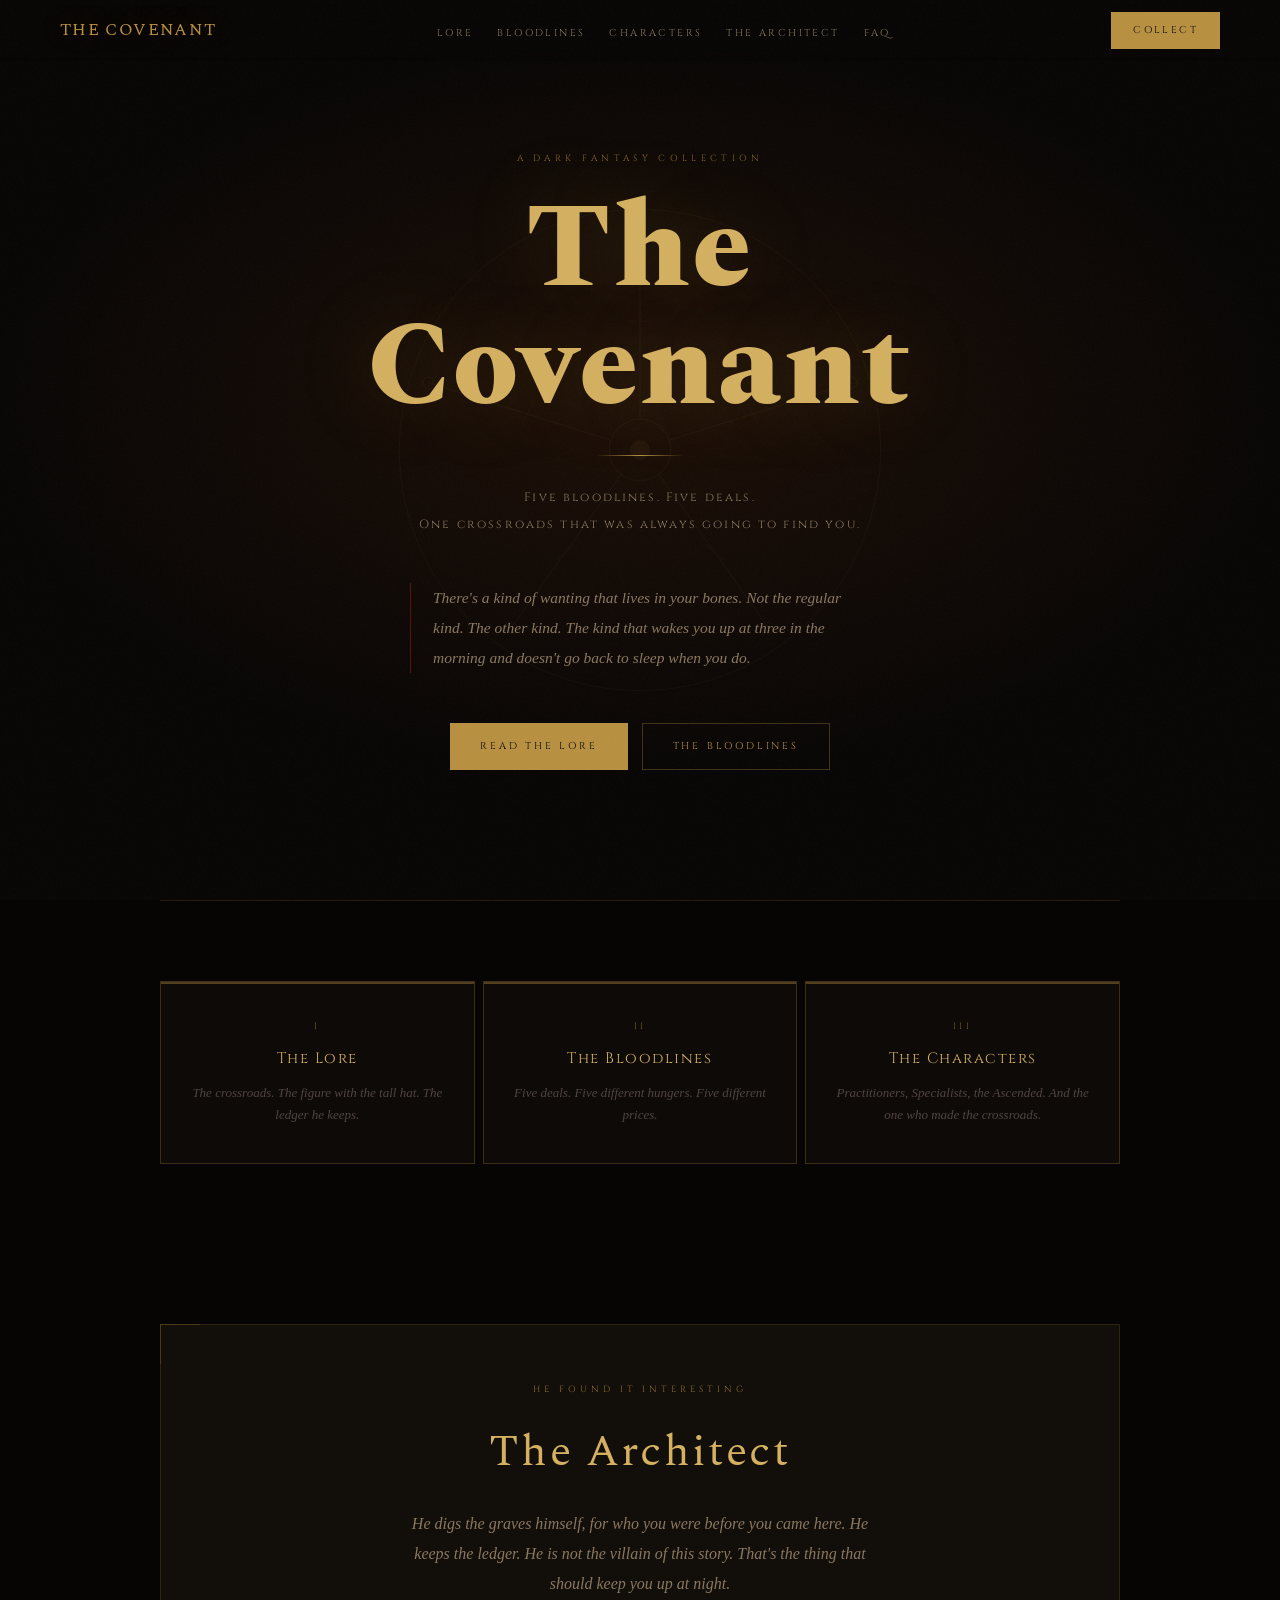
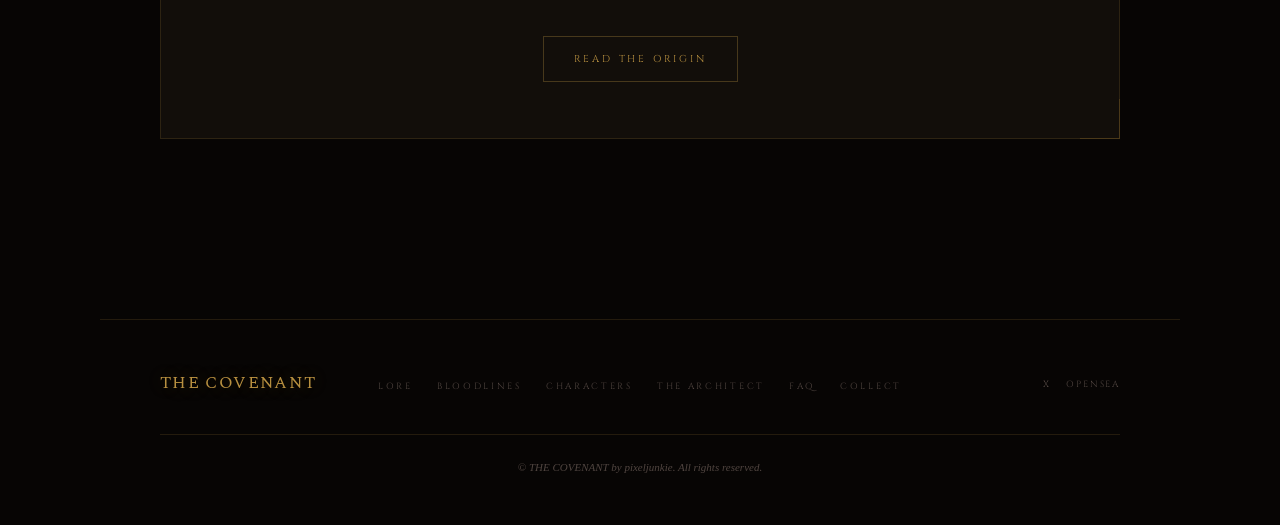
<file: index.html>
<!DOCTYPE html>
<html lang="en">
<head>
  <meta charset="UTF-8">
  <meta name="viewport" content="width=device-width, initial-scale=1.0">
  <title>THE COVENANT</title>
  <link rel="stylesheet" href="css/style.css">
  <style>

    /* ── HERO ── */
    .hero {
      min-height: 100vh;
      display: flex;
      align-items: center;
      justify-content: center;
      position: relative;
      overflow: hidden;
      text-align: center;
    }

    .hero-bg {
      position: absolute;
      inset: 0;
      background: radial-gradient(ellipse 75% 60% at 50% 45%, #1c0e06 0%, var(--black) 68%);
    }

    .hero-sigil {
      position: absolute;
      inset: 0;
      display: flex;
      align-items: center;
      justify-content: center;
      opacity: 0.05;
      pointer-events: none;
    }

    .hero-sigil svg {
      width: min(560px, 85vw);
      height: min(560px, 85vw);
    }

    .hero-inner {
      position: relative;
      z-index: 2;
      padding: 100px 24px 80px;
      max-width: 720px;
      animation: heroRise 1.2s ease forwards;
    }

    @keyframes heroRise {
      from { opacity: 0; transform: translateY(20px); }
      to   { opacity: 1; transform: translateY(0); }
    }

    .hero-eyebrow {
      font-family: var(--font-title);
      font-size: 9px;
      letter-spacing: 0.48em;
      text-transform: uppercase;
      color: var(--gold);
      opacity: 0.7;
      margin-bottom: 24px;
      display: block;
    }

    .hero-title {
      font-family: var(--font-brand);
      font-size: clamp(58px, 11vw, 118px);
      font-weight: 800;
      color: var(--gold-light);
      line-height: 1;
      letter-spacing: 0.02em;
      text-shadow: 0 0 80px rgba(184,144,64,0.22), 0 0 160px rgba(140,25,25,0.1);
      margin-bottom: 28px;
    }

    .hero-rule {
      width: 88px;
      height: 1px;
      background: linear-gradient(90deg, transparent, var(--gold), transparent);
      margin: 0 auto 28px;
    }

    .hero-tagline {
      font-family: var(--font-title);
      font-size: 12px;
      letter-spacing: 0.18em;
      color: var(--text-dim);
      line-height: 2.3;
      margin-bottom: 44px;
    }

    .hero-excerpt {
      font-style: italic;
      font-size: 15.5px;
      color: var(--text-dim);
      max-width: 460px;
      margin: 0 auto 50px;
      line-height: 1.95;
      text-align: left;
      border-left: 1px solid var(--crimson-dk);
      padding-left: 22px;
    }

    .hero-actions {
      display: flex;
      gap: 14px;
      justify-content: center;
      flex-wrap: wrap;
    }

    /* ── INTRO STRIP ── */
    .intro {
      padding: 80px 0;
      border-top: 1px solid var(--border);
    }

    .intro-grid {
      display: grid;
      grid-template-columns: repeat(auto-fit, minmax(200px, 1fr));
      gap: 8px;
    }

    .intro-item {
      background: #0e0a07;
      padding: 36px 28px;
      text-align: center;
      transition: background 0.25s;
      border: 1px solid rgba(184,144,64,0.28);
      position: relative;
    }

    .intro-item::before {
      content: '';
      position: absolute;
      top: 0; left: 0; right: 0;
      height: 2px;
      background: rgba(184,144,64,0.4);
    }

    .intro-item:hover { background: var(--surface); }

    .intro-item a {
      display: block;
      height: 100%;
    }

    .intro-item-label {
      font-family: var(--font-title);
      font-size: 9px;
      letter-spacing: 0.38em;
      text-transform: uppercase;
      color: var(--gold);
      opacity: 0.6;
      margin-bottom: 10px;
    }

    .intro-item-title {
      font-family: var(--font-title);
      font-size: 15px;
      letter-spacing: 0.1em;
      color: var(--gold-light);
      margin-bottom: 10px;
    }

    .intro-item-desc {
      font-style: italic;
      font-size: 13px;
      color: var(--text-muted);
      line-height: 1.7;
    }

    /* ── COLLECTION TEASER ── */
    .teaser {
      padding: 80px 0 100px;
    }

    .teaser-inner {
      border: 1px solid var(--border);
      padding: 56px 52px;
      text-align: center;
      position: relative;
      background: var(--surface);
    }

    .teaser-inner::before,
    .teaser-inner::after {
      content: '';
      position: absolute;
      width: 40px;
      height: 40px;
      border-color: var(--gold-dim);
      border-style: solid;
      opacity: 0.5;
    }

    .teaser-inner::before { top: -1px; left: -1px; border-width: 1px 0 0 1px; }
    .teaser-inner::after  { bottom: -1px; right: -1px; border-width: 0 1px 1px 0; }

    .teaser-title {
      font-family: var(--font-brand);
      font-size: clamp(28px, 4vw, 44px);
      color: var(--gold-light);
      letter-spacing: 0.05em;
      margin-bottom: 16px;
    }

    .teaser-body {
      font-style: italic;
      font-size: 16px;
      color: var(--text-dim);
      max-width: 480px;
      margin: 0 auto 36px;
      line-height: 1.9;
    }

  </style>
</head>
<body>

  <nav class="nav">
    <a href="index.html" class="nav-brand">THE COVENANT</a>
    <ul class="nav-links">
      <li><a href="lore.html">Lore</a></li>
      <li><a href="bloodlines.html">Bloodlines</a></li>
      <li><a href="characters.html">Characters</a></li>
      <li><a href="architect.html">The Architect</a></li>
      <li><a href="faq.html">FAQ</a></li>
    </ul>
    <a href="https://www.transient.xyz/mint/the-covenant" class="nav-cta" target="_blank" rel="noopener">Collect</a>
    <button class="nav-hamburger" aria-label="Menu"><span></span><span></span><span></span></button>
  </nav>

  <!-- HERO -->
  <section class="hero">
    <div class="hero-bg"></div>

    <div class="hero-sigil">
      <svg viewBox="0 0 400 400" fill="none" stroke="#d4b060" stroke-linecap="round">
        <circle cx="200" cy="200" r="172" stroke-width="0.55"/>
        <circle cx="200" cy="200" r="163" stroke-width="0.28" stroke-dasharray="3 11"/>
        <line x1="200" y1="178" x2="200" y2="30" stroke-width="0.65"/>
        <line x1="221" y1="193" x2="351" y2="152" stroke-width="0.65"/>
        <line x1="213" y1="217" x2="292" y2="327" stroke-width="0.65"/>
        <line x1="187" y1="217" x2="108" y2="327" stroke-width="0.65"/>
        <line x1="179" y1="193" x2="49" y2="152" stroke-width="0.65"/>
        <circle cx="200" cy="200" r="22" stroke-width="0.65"/>
        <circle cx="200" cy="200" r="7" fill="#d4b060" stroke="none"/>
        <line x1="192" y1="108" x2="208" y2="108" stroke-width="0.45"/>
        <line x1="284" y1="180" x2="276" y2="166" stroke-width="0.45"/>
        <line x1="260" y1="279" x2="247" y2="268" stroke-width="0.45"/>
        <line x1="140" y1="279" x2="153" y2="268" stroke-width="0.45"/>
        <line x1="116" y1="180" x2="124" y2="166" stroke-width="0.45"/>
        <circle cx="200" cy="30" r="4" stroke-width="0.6"/>
        <circle cx="351" cy="152" r="4" stroke-width="0.6"/>
        <circle cx="292" cy="327" r="4" stroke-width="0.6"/>
        <circle cx="108" cy="327" r="4" stroke-width="0.6"/>
        <circle cx="49" cy="152" r="4" stroke-width="0.6"/>
        <polygon points="200,130 267,178 241,257 159,257 133,178" stroke-width="0.35" stroke-dasharray="3 9"/>
      </svg>
    </div>

    <div class="hero-inner">
      <span class="hero-eyebrow">A Dark Fantasy Collection</span>
      <h1 class="hero-title">The Covenant</h1>
      <div class="hero-rule"></div>
      <p class="hero-tagline">
        Five bloodlines. Five deals.<br>
        One crossroads that was always going to find you.
      </p>
      <p class="hero-excerpt">
        There's a kind of wanting that lives in your bones. Not the regular kind. The other kind. The kind that wakes you up at three in the morning and doesn't go back to sleep when you do.
      </p>
      <div class="hero-actions">
        <a href="lore.html" class="btn btn-primary">Read the Lore</a>
        <a href="bloodlines.html" class="btn btn-outline">The Bloodlines</a>
      </div>
    </div>
  </section>

  <!-- INTRO STRIP -->
  <div class="page">
    <section class="intro" data-reveal>
      <div class="intro-grid">
        <div class="intro-item">
          <a href="lore.html">
            <div class="intro-item-label">I</div>
            <div class="intro-item-title">The Lore</div>
            <div class="intro-item-desc">The crossroads. The figure with the tall hat. The ledger he keeps.</div>
          </a>
        </div>
        <div class="intro-item">
          <a href="bloodlines.html">
            <div class="intro-item-label">II</div>
            <div class="intro-item-title">The Bloodlines</div>
            <div class="intro-item-desc">Five deals. Five different hungers. Five different prices.</div>
          </a>
        </div>
        <div class="intro-item">
          <a href="characters.html">
            <div class="intro-item-label">III</div>
            <div class="intro-item-title">The Characters</div>
            <div class="intro-item-desc">Practitioners, Specialists, the Ascended. And the one who made the crossroads.</div>
          </a>
        </div>
      </div>
    </section>

    <!-- TEASER -->
    <section class="teaser" data-reveal data-delay="150">
      <div class="teaser-inner">
        <div class="section-label">He found it interesting</div>
        <div class="teaser-title">The Architect</div>
        <p class="teaser-body">He digs the graves himself, for who you were before you came here. He keeps the ledger. He is not the villain of this story. That's the thing that should keep you up at night.</p>
        <a href="lore.html" class="btn btn-outline">Read the Origin</a>
      </div>
    </section>
  </div>

  <!-- FOOTER -->
  <footer>
    <div class="footer">
      <div class="footer-brand">THE COVENANT</div>
      <ul class="footer-links">
        <li><a href="lore.html">Lore</a></li>
        <li><a href="bloodlines.html">Bloodlines</a></li>
        <li><a href="characters.html">Characters</a></li>
        <li><a href="architect.html">The Architect</a></li>
        <li><a href="faq.html">FAQ</a></li>
        <li><a href="https://www.transient.xyz/mint/the-covenant" target="_blank" rel="noopener">Collect</a></li>
      </ul>
      <div class="footer-social">
        <a href="https://x.com/pixeljunkie" target="_blank" rel="noopener">X</a>
        <a href="https://opensea.io" target="_blank" rel="noopener">OpenSea</a>
      </div>
      <div class="footer-copy">© THE COVENANT by pixeljunkie. All rights reserved.</div>
    </div>
  </footer>

  <script src="js/main.js"></script>
</body>
</html>
</file>
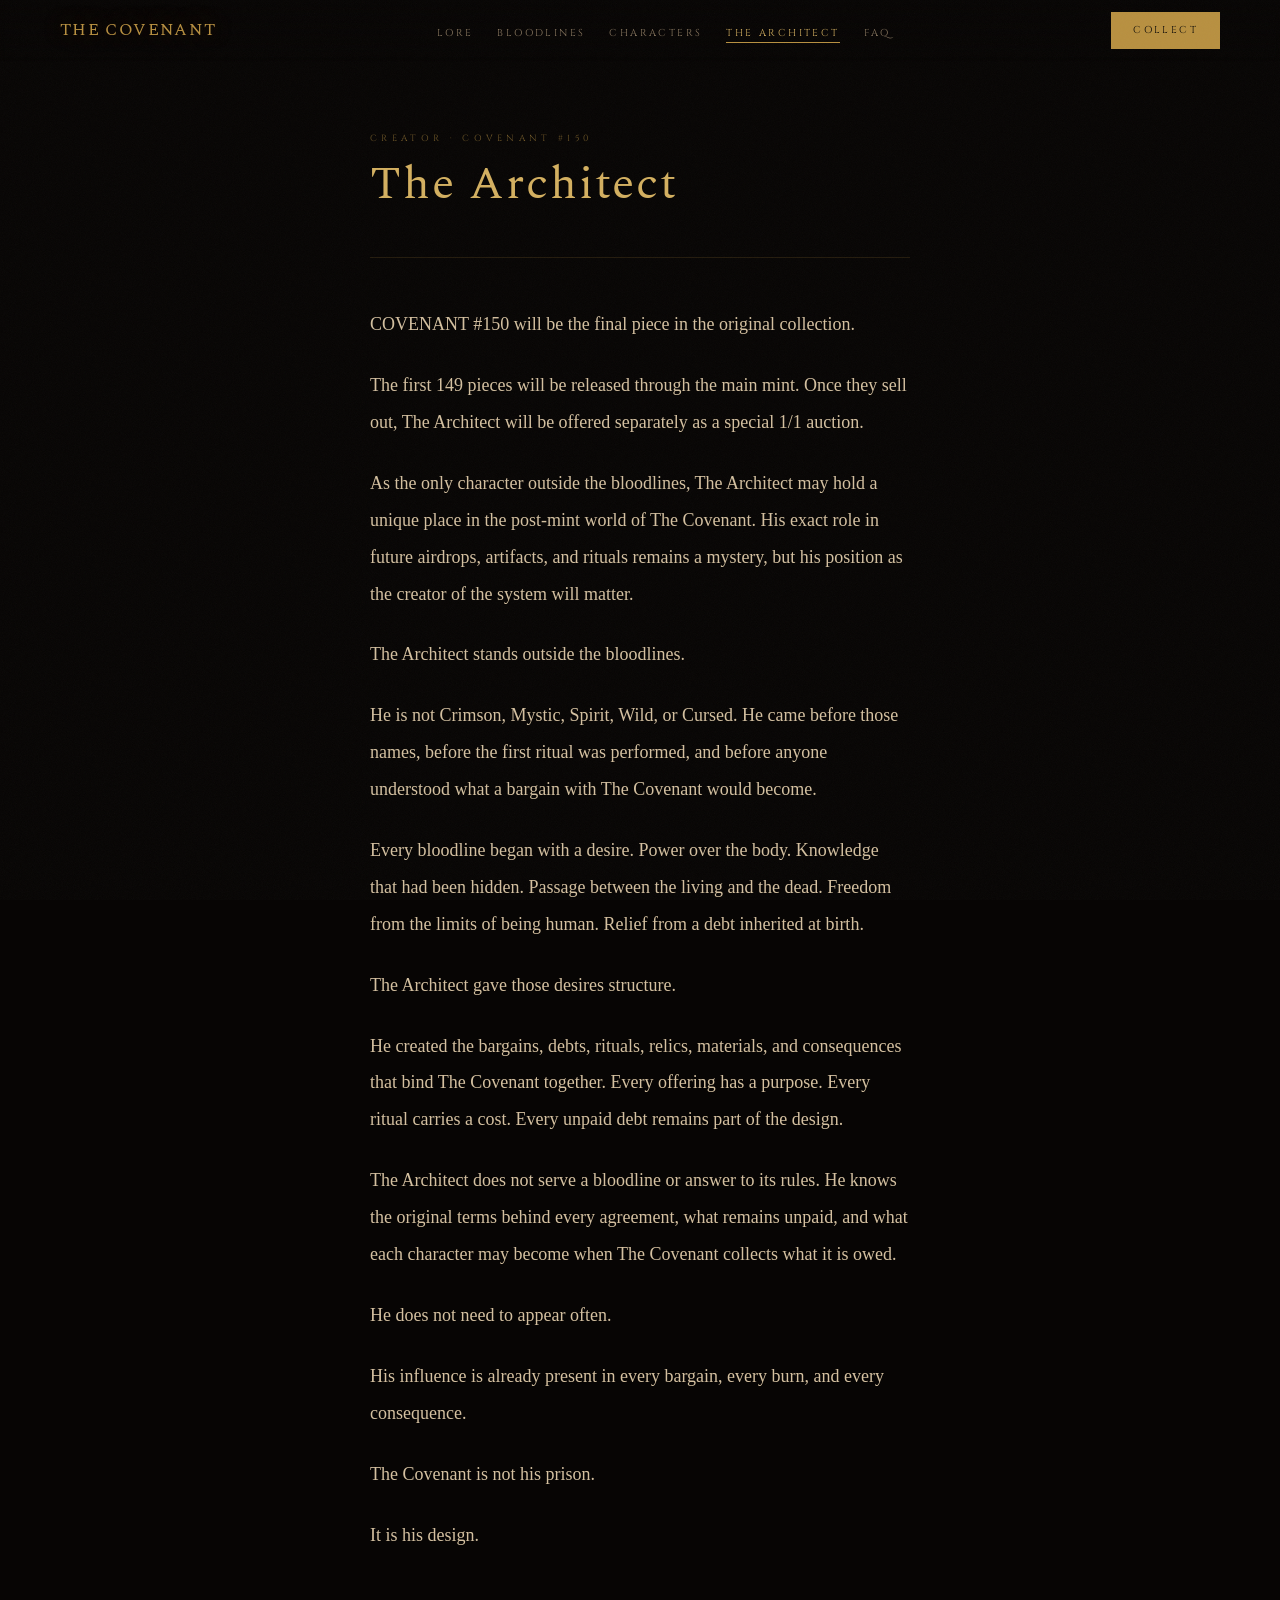
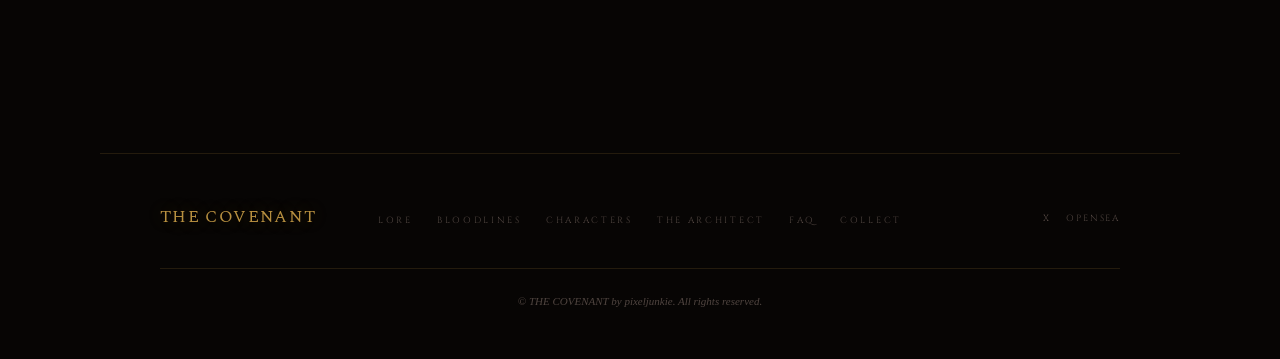
<file: architect.html>
<!DOCTYPE html>
<html lang="en">
<head>
  <meta charset="UTF-8">
  <meta name="viewport" content="width=device-width, initial-scale=1.0">
  <title>THE COVENANT — The Architect</title>
  <link rel="stylesheet" href="css/style.css">
  <style>
    .arch-wrap {
      max-width: 660px;
      margin: 0 auto;
      padding: 130px var(--page-pad) 120px;
    }

    .arch-eyebrow {
      font-family: var(--font-title);
      font-size: 9px;
      letter-spacing: 0.48em;
      text-transform: uppercase;
      color: var(--gold);
      opacity: 0.6;
      margin-bottom: 12px;
      display: block;
    }

    .arch-title {
      font-family: var(--font-brand);
      font-size: clamp(28px, 5vw, 46px);
      color: var(--gold-light);
      letter-spacing: 0.04em;
      margin-bottom: 10px;
      line-height: 1.1;
    }

    .arch-rule {
      border: none;
      border-top: 1px solid var(--border);
      margin: 48px 0;
    }

    .arch-prose p {
      font-size: 18px;
      line-height: 2.05;
      color: var(--text);
      margin-bottom: 24px;
    }

    .arch-prose p:last-child { margin-bottom: 0; }
  </style>
</head>
<body>

  <nav class="nav">
    <a href="index.html" class="nav-brand">THE COVENANT</a>
    <ul class="nav-links">
      <li><a href="lore.html">Lore</a></li>
      <li><a href="bloodlines.html">Bloodlines</a></li>
      <li><a href="characters.html">Characters</a></li>
      <li><a href="architect.html" class="active">The Architect</a></li>
      <li><a href="faq.html">FAQ</a></li>
    </ul>
    <a href="https://www.transient.xyz/mint/the-covenant" class="nav-cta" target="_blank" rel="noopener">Collect</a>
    <button class="nav-hamburger" aria-label="Menu"><span></span><span></span><span></span></button>
  </nav>

  <div class="arch-wrap" data-reveal>

    <span class="arch-eyebrow">Creator · Covenant #150</span>
    <div class="arch-title">The Architect</div>

    <hr class="arch-rule">

    <div class="arch-prose">
      <p>COVENANT #150 will be the final piece in the original collection.</p>

      <p>The first 149 pieces will be released through the main mint. Once they sell out, The Architect will be offered separately as a special 1/1 auction.</p>

      <p>As the only character outside the bloodlines, The Architect may hold a unique place in the post-mint world of The Covenant. His exact role in future airdrops, artifacts, and rituals remains a mystery, but his position as the creator of the system will matter.</p>

      <p>The Architect stands outside the bloodlines.</p>

      <p>He is not Crimson, Mystic, Spirit, Wild, or Cursed. He came before those names, before the first ritual was performed, and before anyone understood what a bargain with The Covenant would become.</p>

      <p>Every bloodline began with a desire. Power over the body. Knowledge that had been hidden. Passage between the living and the dead. Freedom from the limits of being human. Relief from a debt inherited at birth.</p>

      <p>The Architect gave those desires structure.</p>

      <p>He created the bargains, debts, rituals, relics, materials, and consequences that bind The Covenant together. Every offering has a purpose. Every ritual carries a cost. Every unpaid debt remains part of the design.</p>

      <p>The Architect does not serve a bloodline or answer to its rules. He knows the original terms behind every agreement, what remains unpaid, and what each character may become when The Covenant collects what it is owed.</p>

      <p>He does not need to appear often.</p>

      <p>His influence is already present in every bargain, every burn, and every consequence.</p>

      <p>The Covenant is not his prison.</p>

      <p>It is his design.</p>
    </div>

  </div>

  <footer>
    <div class="footer">
      <div class="footer-brand">THE COVENANT</div>
      <ul class="footer-links">
        <li><a href="lore.html">Lore</a></li>
        <li><a href="bloodlines.html">Bloodlines</a></li>
        <li><a href="characters.html">Characters</a></li>
        <li><a href="architect.html">The Architect</a></li>
        <li><a href="faq.html">FAQ</a></li>
        <li><a href="https://www.transient.xyz/mint/the-covenant" target="_blank" rel="noopener">Collect</a></li>
      </ul>
      <div class="footer-social">
        <a href="https://x.com/pixeljunkie" target="_blank" rel="noopener">X</a>
        <a href="https://opensea.io" target="_blank" rel="noopener">OpenSea</a>
      </div>
      <div class="footer-copy">© THE COVENANT by pixeljunkie. All rights reserved.</div>
    </div>
  </footer>

  <script src="js/main.js"></script>
</body>
</html>
</file>
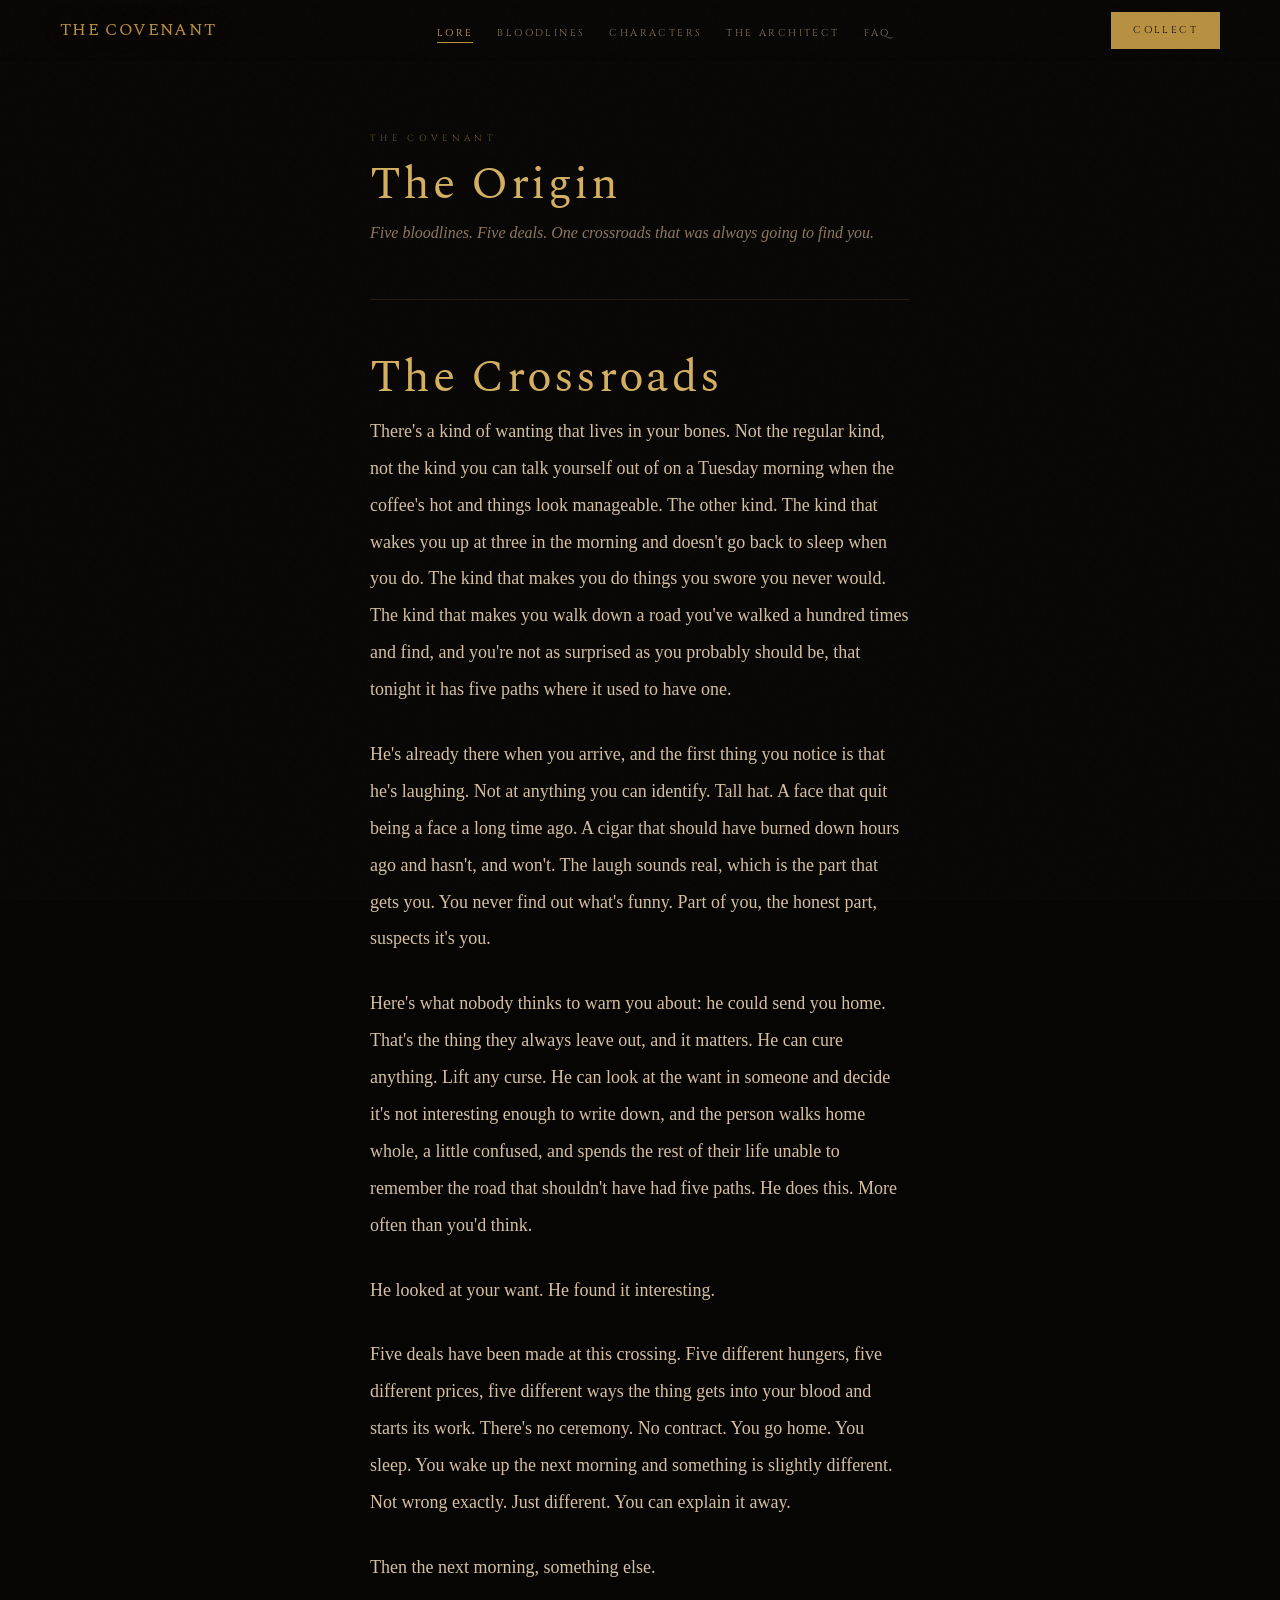
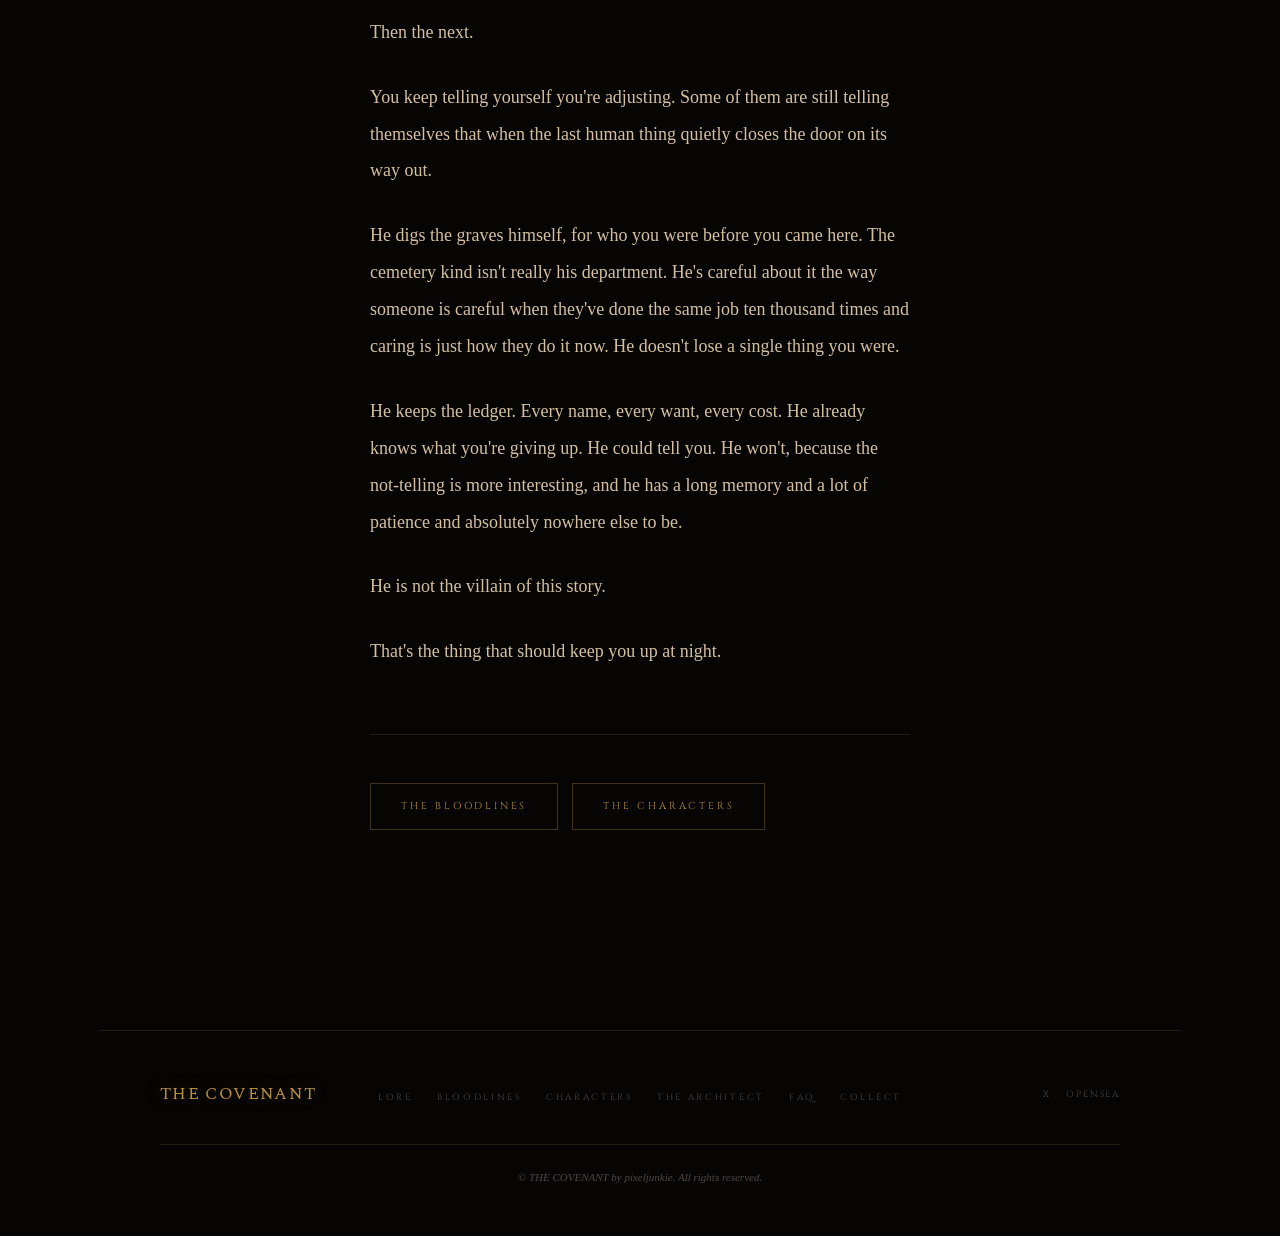
<file: lore.html>
<!DOCTYPE html>
<html lang="en">
<head>
  <meta charset="UTF-8">
  <meta name="viewport" content="width=device-width, initial-scale=1.0">
  <title>THE COVENANT — Lore</title>
  <link rel="stylesheet" href="css/style.css">
  <style>
    .lore-wrap {
      max-width: 660px;
      margin: 0 auto;
      padding: 130px var(--page-pad) 120px;
    }

    .lore-eyebrow {
      font-family: var(--font-title);
      font-size: 9px;
      letter-spacing: 0.48em;
      text-transform: uppercase;
      color: var(--gold);
      opacity: 0.6;
      margin-bottom: 12px;
      display: block;
    }

    .lore-chapter {
      font-family: var(--font-brand);
      font-size: clamp(28px, 5vw, 46px);
      color: var(--gold-light);
      letter-spacing: 0.05em;
      margin-bottom: 10px;
      line-height: 1.1;
    }

    .lore-tagline {
      font-style: italic;
      font-size: 16px;
      color: var(--text-dim);
      margin-bottom: 52px;
      line-height: 1.75;
    }

    .lore-rule {
      border: none;
      border-top: 1px solid var(--border);
      margin: 52px 0;
    }

    .lore-prose p {
      font-size: 18px;
      line-height: 2.05;
      color: var(--text);
      margin-bottom: 28px;
    }

    .lore-prose p:last-child { margin-bottom: 0; }

    .lore-pull {
      font-size: 18px;
      line-height: 2.05;
      color: var(--text);
      margin-bottom: 28px;
    }

    .lore-foot {
      display: flex;
      gap: 14px;
      flex-wrap: wrap;
      margin-top: 64px;
      padding-top: 48px;
      border-top: 1px solid var(--border);
    }
  </style>
</head>
<body>

  <nav class="nav">
    <a href="index.html" class="nav-brand">THE COVENANT</a>
    <ul class="nav-links">
      <li><a href="lore.html" class="active">Lore</a></li>
      <li><a href="bloodlines.html">Bloodlines</a></li>
      <li><a href="characters.html">Characters</a></li>
      <li><a href="architect.html">The Architect</a></li>
      <li><a href="faq.html">FAQ</a></li>
    </ul>
    <a href="https://www.transient.xyz/mint/the-covenant" class="nav-cta" target="_blank" rel="noopener">Collect</a>
    <button class="nav-hamburger" aria-label="Menu"><span></span><span></span><span></span></button>
  </nav>

  <div class="lore-wrap" data-reveal>

    <span class="lore-eyebrow">The Covenant</span>
    <div class="lore-chapter">The Origin</div>
    <p class="lore-tagline">Five bloodlines. Five deals. One crossroads that was always going to find you.</p>

    <hr class="lore-rule">

    <div class="lore-chapter">The Crossroads</div>

    <div class="lore-prose">
      <p>There's a kind of wanting that lives in your bones. Not the regular kind, not the kind you can talk yourself out of on a Tuesday morning when the coffee's hot and things look manageable. The other kind. The kind that wakes you up at three in the morning and doesn't go back to sleep when you do. The kind that makes you do things you swore you never would. The kind that makes you walk down a road you've walked a hundred times and find, and you're not as surprised as you probably should be, that tonight it has five paths where it used to have one.</p>

      <p>He's already there when you arrive, and the first thing you notice is that he's laughing. Not at anything you can identify. Tall hat. A face that quit being a face a long time ago. A cigar that should have burned down hours ago and hasn't, and won't. The laugh sounds real, which is the part that gets you. You never find out what's funny. Part of you, the honest part, suspects it's you.</p>

      <p>Here's what nobody thinks to warn you about: he could send you home. That's the thing they always leave out, and it matters. He can cure anything. Lift any curse. He can look at the want in someone and decide it's not interesting enough to write down, and the person walks home whole, a little confused, and spends the rest of their life unable to remember the road that shouldn't have had five paths. He does this. More often than you'd think.</p>

      <div class="lore-pull">He looked at your want. He found it interesting.</div>

      <p>Five deals have been made at this crossing. Five different hungers, five different prices, five different ways the thing gets into your blood and starts its work. There's no ceremony. No contract. You go home. You sleep. You wake up the next morning and something is slightly different. Not wrong exactly. Just different. You can explain it away.</p>

      <p>Then the next morning, something else.</p>

      <p>Then the next.</p>

      <p>You keep telling yourself you're adjusting. Some of them are still telling themselves that when the last human thing quietly closes the door on its way out.</p>

      <p>He digs the graves himself, for who you were before you came here. The cemetery kind isn't really his department. He's careful about it the way someone is careful when they've done the same job ten thousand times and caring is just how they do it now. He doesn't lose a single thing you were.</p>

      <p>He keeps the ledger. Every name, every want, every cost. He already knows what you're giving up. He could tell you. He won't, because the not-telling is more interesting, and he has a long memory and a lot of patience and absolutely nowhere else to be.</p>

      <p>He is not the villain of this story.</p>

      <div class="lore-pull">That's the thing that should keep you up at night.</div>

      <div class="lore-foot">
        <a href="bloodlines.html" class="btn btn-outline">The Bloodlines</a>
        <a href="characters.html" class="btn btn-outline">The Characters</a>
      </div>
    </div>

  </div>

  <footer>
    <div class="footer">
      <div class="footer-brand">THE COVENANT</div>
      <ul class="footer-links">
        <li><a href="lore.html">Lore</a></li>
        <li><a href="bloodlines.html">Bloodlines</a></li>
        <li><a href="characters.html">Characters</a></li>
        <li><a href="architect.html">The Architect</a></li>
        <li><a href="faq.html">FAQ</a></li>
        <li><a href="https://www.transient.xyz/mint/the-covenant" target="_blank" rel="noopener">Collect</a></li>
      </ul>
      <div class="footer-social">
        <a href="https://x.com/pixeljunkie" target="_blank" rel="noopener">X</a>
        <a href="https://opensea.io" target="_blank" rel="noopener">OpenSea</a>
      </div>
      <div class="footer-copy">© THE COVENANT by pixeljunkie. All rights reserved.</div>
    </div>
  </footer>

  <script src="js/main.js"></script>
</body>
</html>
</file>
<file: css/style.css>
/* ═══════════════════════════════════════════
   THE COVENANT — Design System
   ═══════════════════════════════════════════ */

@import url('https://fonts.googleapis.com/css2?family=Spectral:ital,wght@0,300;0,400;0,600;0,700;0,800&family=Cinzel:wght@400;500;600&family=IM+Fell+English:ital@0;1&display=swap');

:root {
  --black:         #070504;
  --deep:          #0d0907;
  --surface:       #120e0a;
  --card:          #110c08;

  --crimson:       #9e1c1c;
  --crimson-dk:    #5c0e0e;
  --crimson-br:    #c83030;

  --gold:          #b89040;
  --gold-light:    #d4b060;
  --gold-bright:   #e8cc80;
  --gold-dim:      #6a5020;
  --gold-glow:     rgba(184,144,64,0.18);

  --text:          #d4c0a0;
  --text-dim:      #8a7860;
  --text-muted:    #504540;

  --border:        rgba(184,144,64,0.16);
  --border-mid:    rgba(184,144,64,0.32);
  --border-strong: rgba(184,144,64,0.55);

  --font-brand:    'Spectral', serif;
  --font-title:    'Cinzel', serif;
  --font-body:     'IM Fell English', Georgia, serif;

  --max-width:     1080px;
  --page-pad:      clamp(20px, 5vw, 60px);
}

/* ── RESET ── */
*, *::before, *::after { box-sizing: border-box; margin: 0; padding: 0; }
html { scroll-behavior: smooth; overflow-x: hidden; }

body {
  background: var(--black);
  color: var(--text);
  font-family: var(--font-body);
  font-size: 17px;
  line-height: 1.85;
  min-height: 100vh;
}

a { text-decoration: none; cursor: pointer; }

/* ── GRAIN OVERLAY ── */
body::after {
  content: '';
  position: fixed;
  inset: 0;
  pointer-events: none;
  z-index: 9999;
  opacity: 0.036;
  background-image: url("data:image/svg+xml,%3Csvg xmlns='http://www.w3.org/2000/svg' width='300' height='300'%3E%3Cfilter id='n'%3E%3CfeTurbulence type='fractalNoise' baseFrequency='0.78' numOctaves='4' stitchTiles='stitch'/%3E%3C/filter%3E%3Crect width='300' height='300' filter='url(%23n)'/%3E%3C/svg%3E");
  background-repeat: repeat;
  background-size: 200px;
}

/* ── NAVIGATION ── */
.nav {
  position: fixed;
  inset: 0 0 auto 0;
  z-index: 100;
  padding: 0 var(--page-pad);
  height: 62px;
  display: flex;
  align-items: center;
  justify-content: space-between;
  background: linear-gradient(to bottom, rgba(7,5,4,0.97) 0%, rgba(7,5,4,0) 100%);
  backdrop-filter: blur(3px);
  transition: background 0.3s, border-color 0.3s;
  border-bottom: 1px solid transparent;
}

.nav.scrolled {
  background: rgba(7,5,4,0.98);
  border-bottom-color: var(--border);
}

.nav-brand {
  font-family: var(--font-brand);
  font-size: 17px;
  letter-spacing: 0.08em;
  color: var(--gold);
  text-shadow: 0 0 24px rgba(184,144,64,0.35);
  transition: text-shadow 0.3s;
}

.nav-brand:hover {
  text-shadow: 0 0 40px rgba(184,144,64,0.6);
}

.nav-links {
  display: flex;
  gap: 24px;
  list-style: none;
}

.nav-links a {
  font-family: var(--font-title);
  font-size: 10px;
  letter-spacing: 0.24em;
  text-transform: uppercase;
  color: var(--text-dim);
  transition: color 0.22s;
  position: relative;
  padding-bottom: 3px;
}

.nav-links a::after {
  content: '';
  position: absolute;
  bottom: 0; left: 0; right: 0;
  height: 1px;
  background: var(--gold);
  transform: scaleX(0);
  transition: transform 0.28s;
}

.nav-links a:hover,
.nav-links a.active { color: var(--gold-light); }
.nav-links a:hover::after,
.nav-links a.active::after { transform: scaleX(1); }

.nav-cta {
  font-family: var(--font-title);
  font-size: 10px;
  letter-spacing: 0.24em;
  text-transform: uppercase;
  color: var(--black);
  background: var(--gold);
  padding: 9px 22px;
  transition: background 0.22s, box-shadow 0.22s;
}

.nav-cta:hover {
  background: var(--gold-bright);
  box-shadow: 0 0 24px rgba(184,144,64,0.38);
}

.nav-hamburger {
  display: none;
  flex-direction: column;
  gap: 5px;
  background: none;
  border: 1px solid var(--border-mid);
  padding: 8px 10px;
  cursor: pointer;
}

.nav-hamburger span {
  display: block;
  width: 22px;
  height: 1px;
  background: var(--gold);
  transition: all 0.25s;
}

/* ── PAGE ── */
.page {
  max-width: var(--max-width);
  margin: 0 auto;
  padding: 0 var(--page-pad);
}

/* ── SECTION COMMON ── */
.section { padding: 96px 0; }

.section-label {
  font-family: var(--font-title);
  font-size: 9px;
  letter-spacing: 0.44em;
  text-transform: uppercase;
  color: var(--gold);
  opacity: 0.75;
  margin-bottom: 14px;
  display: block;
}

.section-title {
  font-family: var(--font-brand);
  font-size: clamp(26px, 3.5vw, 42px);
  font-weight: 700;
  color: var(--gold-light);
  letter-spacing: 0.04em;
  line-height: 1.15;
  margin-bottom: 20px;
}

.section-body {
  font-size: 16px;
  color: var(--text-dim);
  max-width: 580px;
  line-height: 1.95;
}

/* ── DIVIDER ── */
.divider {
  display: flex;
  align-items: center;
  gap: 20px;
  margin: 56px 0;
}

.divider::before,
.divider::after {
  content: '';
  flex: 1;
  height: 1px;
  background: var(--border);
}

.divider-glyph {
  color: var(--gold-dim);
  font-size: 12px;
  letter-spacing: 6px;
}

/* ── BUTTONS ── */
.btn {
  display: inline-flex;
  align-items: center;
  gap: 10px;
  font-family: var(--font-title);
  font-size: 10px;
  letter-spacing: 0.28em;
  text-transform: uppercase;
  padding: 13px 30px;
  cursor: pointer;
  transition: all 0.25s;
  border: none;
  background: none;
}

.btn-primary {
  background: var(--gold);
  color: var(--black);
}

.btn-primary:hover {
  background: var(--gold-bright);
  box-shadow: 0 0 28px rgba(184,144,64,0.3);
  transform: translateY(-1px);
}

.btn-outline {
  color: var(--gold);
  border: 1px solid var(--border-mid);
}

.btn-outline:hover {
  border-color: var(--gold);
  box-shadow: 0 0 18px rgba(184,144,64,0.15);
  transform: translateY(-1px);
}

/* ── FOOTER ── */
.footer {
  margin-top: 80px;
  border-top: 1px solid var(--border);
  padding: 48px var(--page-pad);
  display: grid;
  grid-template-columns: 1fr auto 1fr;
  align-items: center;
  gap: 28px;
  max-width: var(--max-width);
  margin-left: auto;
  margin-right: auto;
}

.footer-brand {
  font-family: var(--font-brand);
  font-size: 17px;
  letter-spacing: 0.08em;
  color: var(--gold);
  text-shadow: 0 0 18px rgba(184,144,64,0.28);
}

.footer-links {
  display: flex;
  gap: 24px;
  list-style: none;
  justify-content: center;
}

.footer-links a {
  font-family: var(--font-title);
  font-size: 9px;
  letter-spacing: 0.3em;
  text-transform: uppercase;
  color: var(--text-muted);
  transition: color 0.2s;
}

.footer-links a:hover { color: var(--gold); }

.footer-social {
  display: flex;
  gap: 16px;
  justify-content: flex-end;
}

.footer-social a {
  font-family: var(--font-title);
  font-size: 9px;
  letter-spacing: 0.2em;
  text-transform: uppercase;
  color: var(--text-muted);
  transition: color 0.2s;
}

.footer-social a:hover { color: var(--gold); }

.footer-copy {
  grid-column: 1 / -1;
  text-align: center;
  font-style: italic;
  font-size: 11px;
  color: var(--text-muted);
  border-top: 1px solid var(--border);
  padding-top: 22px;
  margin-top: 6px;
}

/* ── MODAL ── */
.modal-wrap {
  position: fixed;
  inset: 0;
  z-index: 500;
  display: flex;
  align-items: center;
  justify-content: center;
  padding: 20px;
  background: rgba(4,3,2,0.92);
  opacity: 0;
  pointer-events: none;
  transition: opacity 0.28s;
}

.modal-wrap.open {
  opacity: 1;
  pointer-events: all;
}

.modal {
  background: var(--deep);
  border: 1px solid var(--border-mid);
  max-width: 640px;
  width: 100%;
  max-height: 88vh;
  overflow-y: auto;
  padding: 48px 44px;
  position: relative;
  transform: translateY(16px);
  transition: transform 0.3s;
  scrollbar-width: thin;
  scrollbar-color: var(--scroll-thumb, var(--crimson-dk)) var(--card);
}

.modal-wrap.open .modal { transform: translateY(0); }

.modal::before {
  content: '';
  position: absolute;
  top: 0; left: 0; right: 0;
  height: 1px;
  background: linear-gradient(90deg, transparent, var(--gold), transparent);
}

.modal-close {
  position: absolute;
  top: 18px; right: 20px;
  background: none;
  border: none;
  color: var(--text-muted);
  font-size: 17px;
  cursor: pointer;
  padding: 4px 8px;
  font-family: var(--font-title);
  transition: color 0.2s;
}

.modal-close:hover { color: var(--gold-light); }

.modal-label {
  font-family: var(--font-title);
  font-size: 9px;
  letter-spacing: 0.36em;
  text-transform: uppercase;
  color: var(--gold);
  opacity: 0.7;
  margin-bottom: 12px;
}

.modal-title {
  font-family: var(--font-brand);
  font-size: clamp(24px, 4vw, 34px);
  color: var(--gold-light);
  margin-bottom: 28px;
  letter-spacing: 0.04em;
  line-height: 1.15;
}

.modal-body {
  font-size: 16px;
  line-height: 1.95;
  color: var(--text);
}

.modal-body p { margin-bottom: 20px; }
.modal-body p:last-child { margin-bottom: 0; }

.modal::-webkit-scrollbar { width: 3px; }
.modal::-webkit-scrollbar-track { background: var(--card); }
.modal::-webkit-scrollbar-thumb { background: var(--scroll-thumb, var(--crimson-dk)); }

/* ── ANIMATIONS ── */
@keyframes fadeUp {
  from { opacity: 0; transform: translateY(26px); }
  to   { opacity: 1; transform: translateY(0); }
}

@keyframes fadeIn {
  from { opacity: 0; }
  to   { opacity: 1; }
}

[data-reveal] {
  opacity: 0;
  transform: translateY(26px);
  transition: opacity 0.7s ease, transform 0.7s ease;
}

[data-reveal].revealed {
  opacity: 1;
  transform: translateY(0);
}

/* ── RESPONSIVE ── */
@media (max-width: 768px) {
  .nav-links, .nav-cta { display: none; }
  .nav-hamburger { display: flex; }

  .nav-links.open {
    display: flex;
    flex-direction: column;
    position: absolute;
    top: 62px;
    right: 0;
    width: 220px;
    background: rgba(7,5,4,0.99);
    border: 1px solid var(--border);
    padding: 24px 28px 28px;
    gap: 22px;
    z-index: 9998;
    align-items: flex-end;
    animation: navDrop 0.2s ease;
  }

  @keyframes navDrop {
    from { opacity: 0; transform: translateY(-8px); }
    to   { opacity: 1; transform: translateY(0); }
  }

  .nav-links.open a { font-size: 12px; }

  .footer {
    grid-template-columns: 1fr;
    text-align: center;
  }

  .footer-links,
  .footer-social { justify-content: center; }

  .modal { padding: 36px 22px; }
}
</file>
